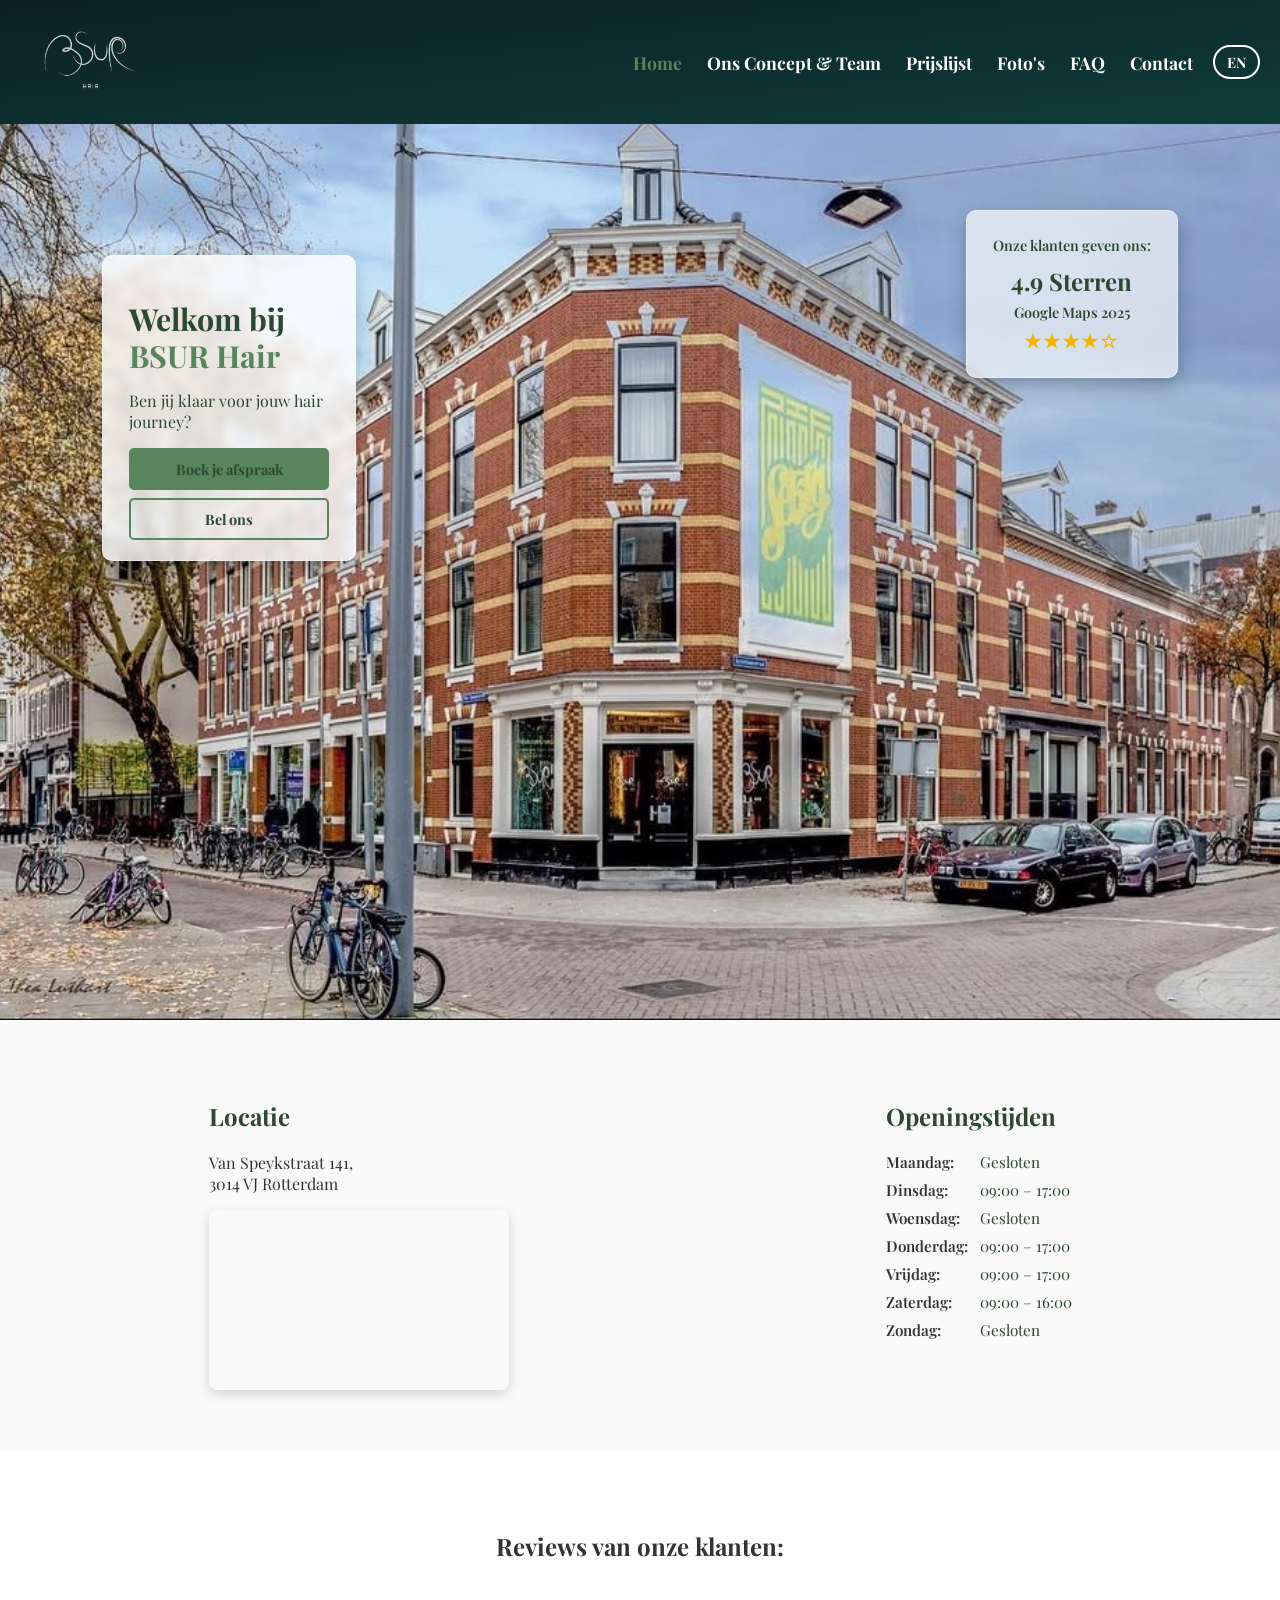
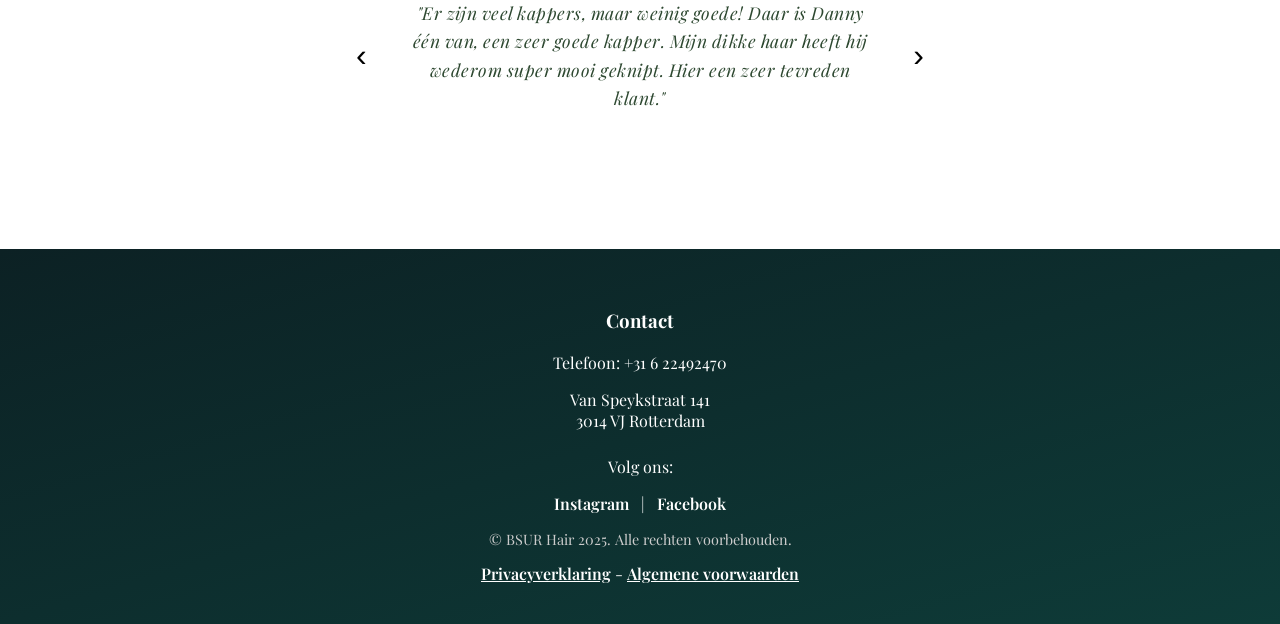
<file: index.html>
<!DOCTYPE html>
<html lang="nl">
<head>
  <meta charset="UTF-8">
  <meta name="viewport" content="width=device-width, initial-scale=1.0">
  <title>BSUR Hair</title>
  <link rel="stylesheet" href="./css/base.css">
  <link rel="stylesheet" href="./css/home.css">
</head>
<body>

  <div id="navbar-placeholder"></div>

  <section class="hero">
    <img src="./assets/hero.png" alt="Salon foto">
    <div class="hero-text">
      <h1 data-i18n="index.hero_title">Welkom bij <span class="highlight">BSUR Hair</span></h1>
      <p data-i18n="index.hero_sub">Ben jij klaar voor jouw hair journey?</p>
      <div class="hero-buttons">
        <a href="https://widget.salonhub.nl/a/bsurhair/bsurhair/link.html#salonhub-create-client:bsurhair-salon:bsurhair" class="btn" data-i18n="index.hero_boek">Boek je afspraak</a>
        <a href="tel:+31622492470" class="btn-outline" data-i18n="index.hero_bel">Bel ons</a>
      </div>
    </div>
    <div class="hero-rating">
      <p data-i18n="index.rating_label">Onze klanten geven ons:</p>
      <h2 data-i18n="index.rating_stars">4,9 Sterren</h2>
      <p data-i18n="index.rating_source">Google Maps 2025</p>
      <p class="stars">★★★★☆</p>
    </div>
  </section>

  <section class="info">
    <div class="locatie">
      <h2 data-i18n="index.locatie_title">Locatie</h2>
      <p data-i18n="index.locatie_adres">Van Speykstraat 141,<br>3014 VJ Rotterdam</p>
      <div class="map-container">
        <iframe src="https://www.google.com/maps?q=Van%20Speykstraat%20141%2C%203014%20VJ%20Rotterdam&output=embed&hl=nl&z=14" frameborder="0" allowfullscreen></iframe>
      </div>
    </div>
    <div class="openingstijden">
      <h2 data-i18n="index.openingstijden_title">Openingstijden</h2>
      <ul>
        <li><span class="day" data-i18n="index.ma">Maandag:</span>   <span class="time" data-i18n="index.gesloten">Gesloten</span></li>
        <li><span class="day" data-i18n="index.di">Dinsdag:</span>   <span class="time">09:00 – 17:00</span></li>
        <li><span class="day" data-i18n="index.wo">Woensdag:</span>  <span class="time" data-i18n="index.gesloten">Gesloten</span></li>
        <li><span class="day" data-i18n="index.do">Donderdag:</span> <span class="time">09:00 – 17:00</span></li>
        <li><span class="day" data-i18n="index.vr">Vrijdag:</span>   <span class="time">09:00 – 17:00</span></li>
        <li><span class="day" data-i18n="index.za">Zaterdag:</span>  <span class="time">09:00 – 16:00</span></li>
        <li><span class="day" data-i18n="index.zo">Zondag:</span>    <span class="time" data-i18n="index.gesloten">Gesloten</span></li>
      </ul>
    </div>
  </section>

  <section class="reviews">
    <h2 data-i18n="index.reviews_title">Reviews van onze klanten:</h2>
    <div class="review-carousel-wrapper">
      <button class="prev">&#x2039;</button>
      <div class="review-carousel">
        <p class="review-item">"Er zijn veel kappers, maar weinig goede! Daar is Danny één van, een zeer goede kapper. Mijn dikke haar heeft hij wederom super mooi geknipt. Hier een zeer tevreden klant."</p>
        <p class="review-item">"Goed geholpen door Esmeralda! Super klantvriendelijk &amp; thx voor de goede hoofdmassage! Aanrader!"</p>
        <p class="review-item">"Altijd zeer tevreden over het knippen van mijn haar (herenhaar kalend) door Andy bij BSUR."</p>
        <p class="review-item">"Fantastische kapper die echt de tijd neemt en heel persoonlijk kijkt wat je wil met je haar. Ik kom er nu al jaren en ga altijd met een grote glimlach weg"</p>
        <p class="review-item">"Zeer kundige kapper, fijne sfeer in de zaak altijd tevreden naar huis, ik en man en zoon komen er graag!"</p>
        <p class="review-item">"Superfijne kapper. Hele fijne sfeer in de zaak! Danny is heel goed met kleur, denkt ook echt met je mee en is gewoon n superfijn persoon! Aanrader!"</p>
        <p class="review-item">"Danny is een top kapper, maar bovenal een zeer mooi en betrokken mens. Je komt voor veel meer dan alleen een knipbeurt!"</p>
        <p class="review-item">"Ik ben vandaag door Esmeralda geknipt en ik ben heel erg tevreden"</p>
        <p class="review-item">"Huiskamergevoel, zowel qua sfeer, inrichting en gesprekken, heel persoonlijk en relaxed! En dan ook nog mooi geknipt de deur uit natuurlijk 😊"</p>
        <p class="review-item">"Danny is een top kapper, maar bovenal een zeer mooi en betrokken mens. Je komt voor veel meer dan alleen een knipbeurt!"</p>
      </div>
      <button class="next">&#x203A;</button>
    </div>
  </section>

  <div id="footer-placeholder"></div>

  <script src="./js/includes.js"></script>
  <script src="./js/i18n.js"></script>
  <script src="./js/review.js"></script>

</body>
</html>
</file>
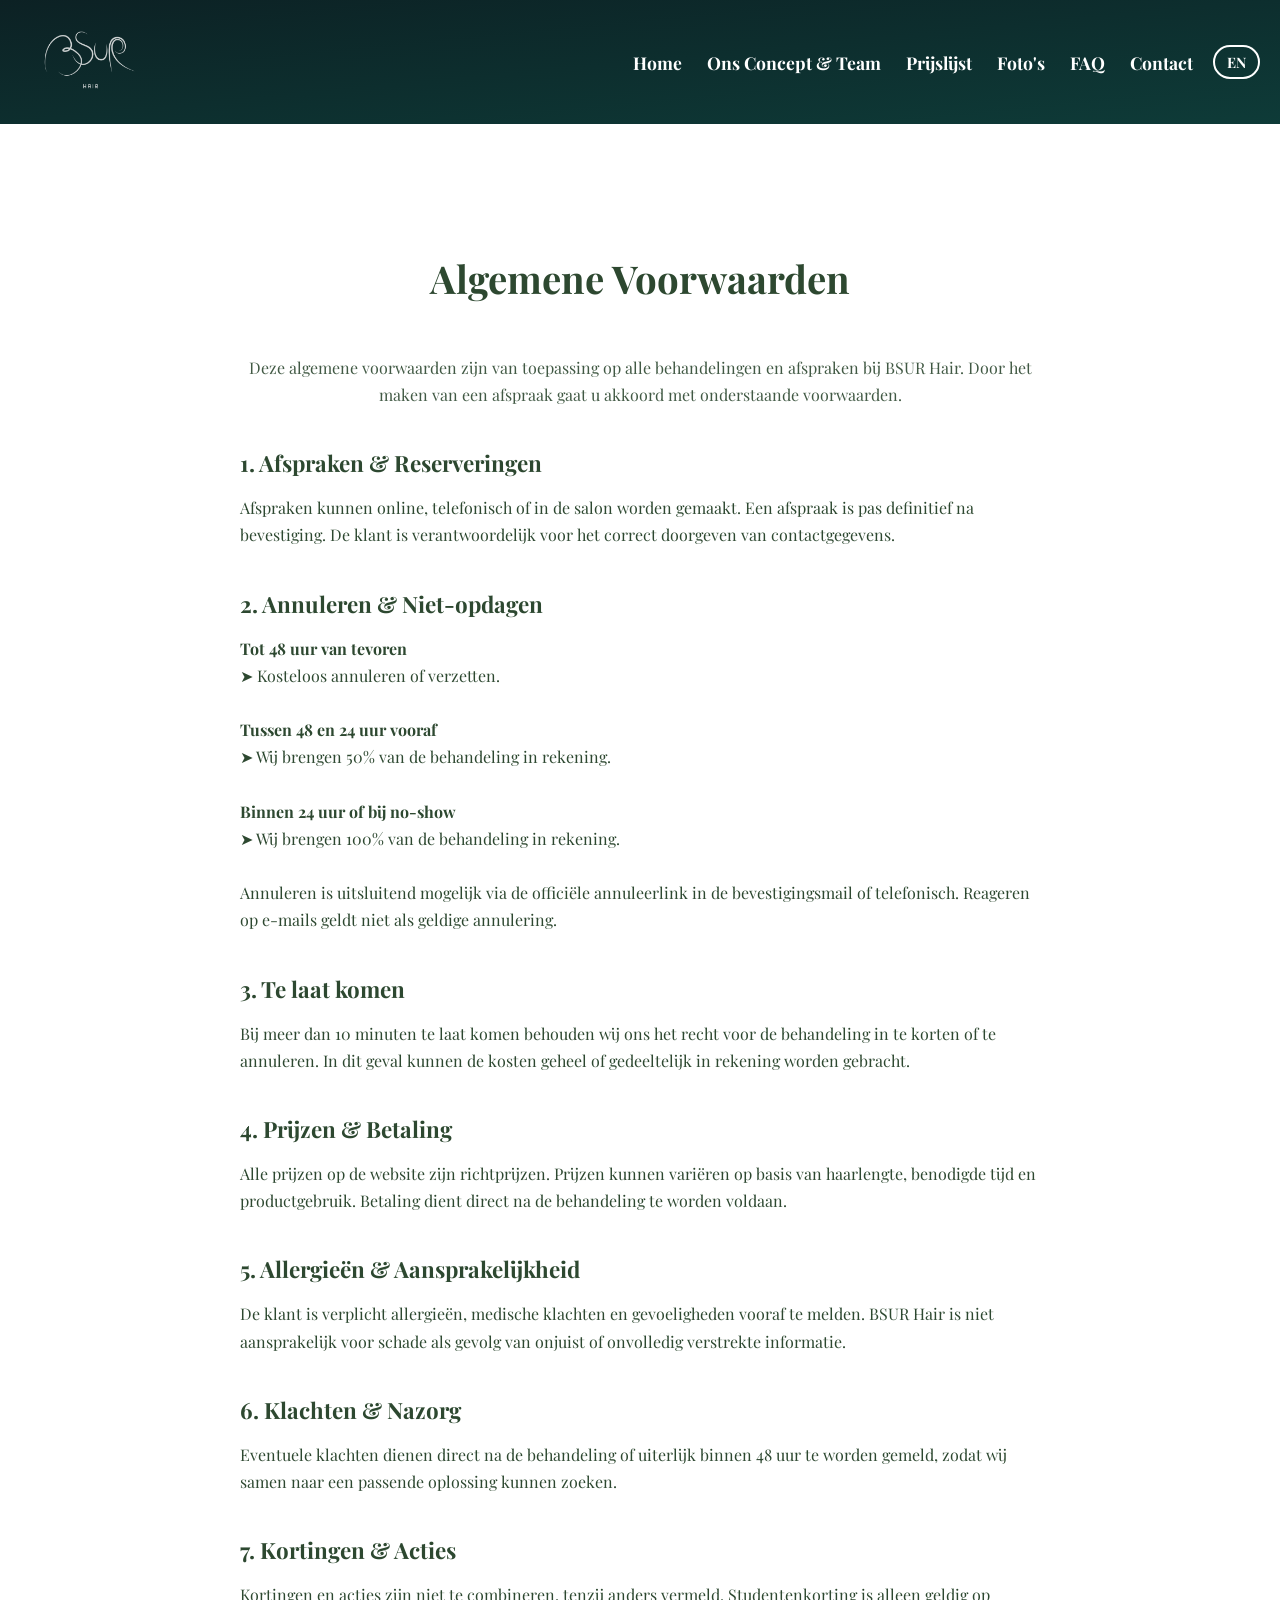
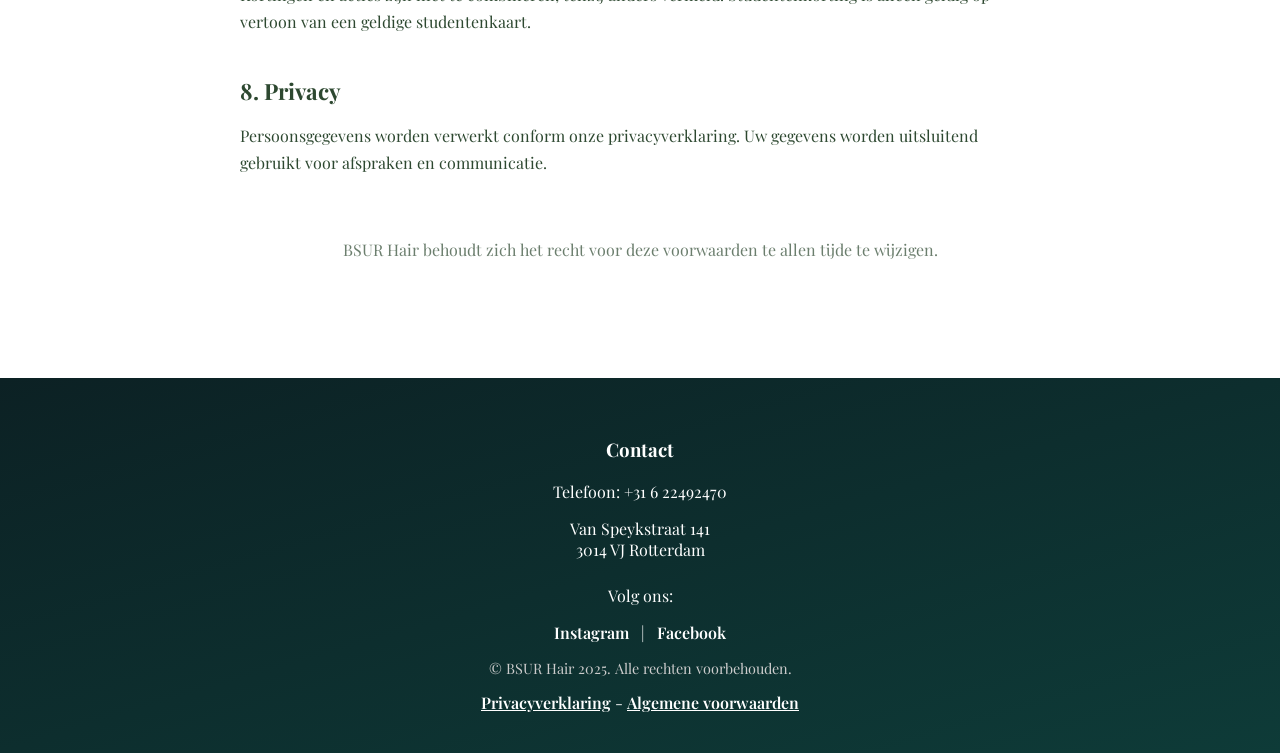
<file: src/algemene-voorwaarden.html>
<!DOCTYPE html>
<html lang="nl">
<head>
  <meta charset="UTF-8">
  <meta name="viewport" content="width=device-width, initial-scale=1.0">
  <title>Algemene Voorwaarden | BSUR Hair</title>
  <link rel="stylesheet" href="../css/base.css">
  <link rel="stylesheet" href="../css/algemene-voorwaarden.css">
</head>
<body>

  <div id="navbar-placeholder"></div>

  <section class="terms-section">
    <h1 data-i18n="voorwaarden.title">Algemene Voorwaarden</h1>
    <p class="terms-intro" data-i18n="voorwaarden.intro">Deze algemene voorwaarden zijn van toepassing...</p>

    <h2 data-i18n="voorwaarden.h1">1. Afspraken &amp; Reserveringen</h2>
    <p data-i18n="voorwaarden.p1"></p>

    <h2 data-i18n="voorwaarden.h2">2. Annuleren &amp; Niet-opdagen</h2>
    <p data-i18n="voorwaarden.p2"></p>

    <h2 data-i18n="voorwaarden.h3">3. Te laat komen</h2>
    <p data-i18n="voorwaarden.p3"></p>

    <h2 data-i18n="voorwaarden.h4">4. Prijzen &amp; Betaling</h2>
    <p data-i18n="voorwaarden.p4"></p>

    <h2 data-i18n="voorwaarden.h5">5. Allergieën &amp; Aansprakelijkheid</h2>
    <p data-i18n="voorwaarden.p5"></p>

    <h2 data-i18n="voorwaarden.h6">6. Klachten &amp; Nazorg</h2>
    <p data-i18n="voorwaarden.p6"></p>

    <h2 data-i18n="voorwaarden.h7">7. Kortingen &amp; Acties</h2>
    <p data-i18n="voorwaarden.p7"></p>

    <h2 data-i18n="voorwaarden.h8">8. Privacy</h2>
    <p data-i18n="voorwaarden.p8"></p>

    <p class="terms-note" data-i18n="voorwaarden.note"></p>
  </section>

  <div id="footer-placeholder"></div>

  <script src="../js/includes.js"></script>
  <script src="../js/i18n.js"></script>

</body>
</html>
</file>
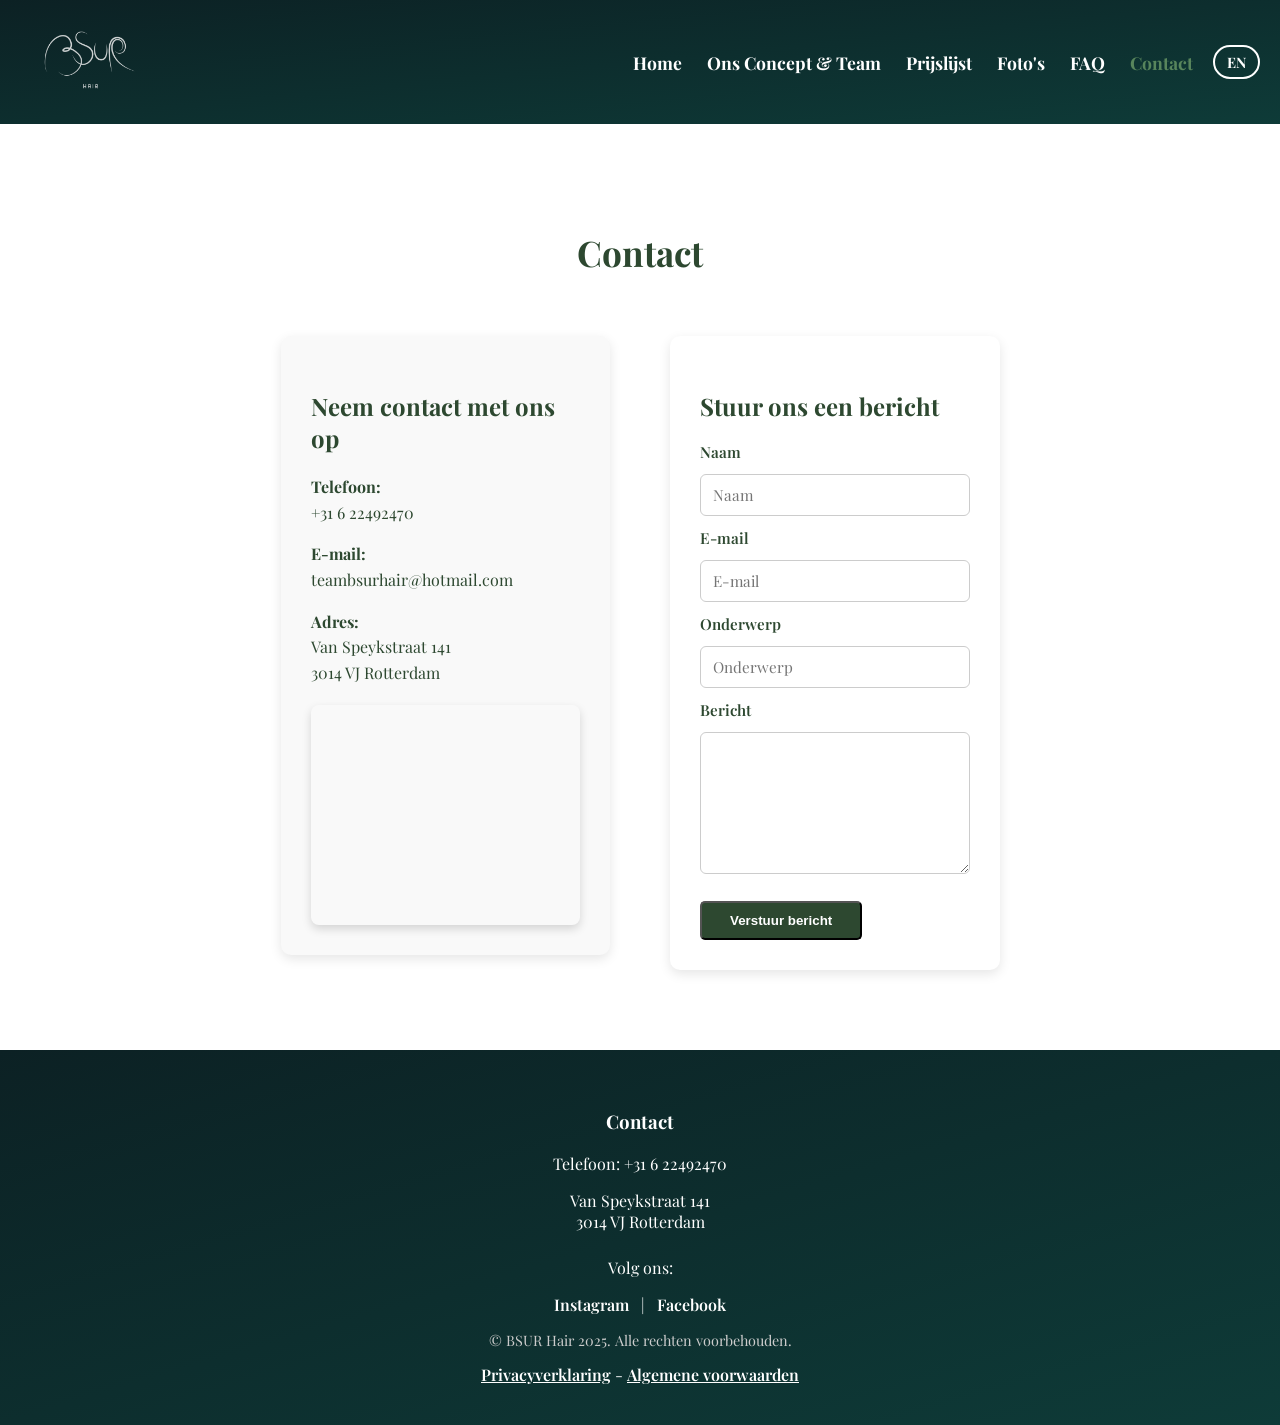
<file: src/contact.html>
<!DOCTYPE html>
<html lang="nl">
<head>
  <meta charset="UTF-8">
  <meta name="viewport" content="width=device-width, initial-scale=1.0">
  <title>Contact | BSUR Hair</title>
  <link rel="stylesheet" href="../css/base.css">
  <link rel="stylesheet" href="../css/contact.css">
</head>
<body>

  <div id="navbar-placeholder"></div>

  <section class="contact-section">
    <h2 data-i18n="contact.title">Contact</h2>
    <div class="contact-wrapper">

      <div class="contact-info-box">
        <h3 data-i18n="contact.info_title">Neem contact met ons op</h3>
        <p><strong data-i18n="contact.telefoon">Telefoon:</strong><br>+31 6 22492470</p>
        <p><strong data-i18n="contact.email">E-mail:</strong><br>teambsurhair@hotmail.com</p>
        <p><strong data-i18n="contact.adres">Adres:</strong><br>Van Speykstraat 141<br>3014 VJ Rotterdam</p>
        <div class="contact-map">
          <iframe
            src="https://www.google.com/maps?q=Van%20Speykstraat%20141%2C%203014%20VJ%20Rotterdam&output=embed&hl=nl&z=14"
            frameborder="0" allowfullscreen>
          </iframe>
        </div>
      </div>

      <div class="contact-form-box">
        <h3 data-i18n="contact.form_title">Stuur ons een bericht</h3>
        <form action="mailto:teambsurhair@hotmail.com" method="post" enctype="text/plain" class="contact-form">
          <label for="name" data-i18n="contact.naam">Naam</label>
          <input type="text" id="name" name="Naam" data-i18n-placeholder="contact.naam" required>

          <label for="email" data-i18n="contact.email_label">E-mail</label>
          <input type="email" id="email" name="E-mail" data-i18n-placeholder="contact.email_label" required>

          <label for="subject" data-i18n="contact.onderwerp">Onderwerp</label>
          <input type="text" id="subject" name="Onderwerp" data-i18n-placeholder="contact.onderwerp">

          <label for="message" data-i18n="contact.bericht">Bericht</label>
          <textarea id="message" name="Bericht" rows="6" required></textarea>

          <button type="submit" class="btn" data-i18n="contact.verstuur">Verstuur bericht</button>
        </form>
      </div>

    </div>
  </section>

  <div id="footer-placeholder"></div>

  <script src="../js/includes.js"></script>
  <script src="../js/i18n.js"></script>

</body>
</html>
</file>
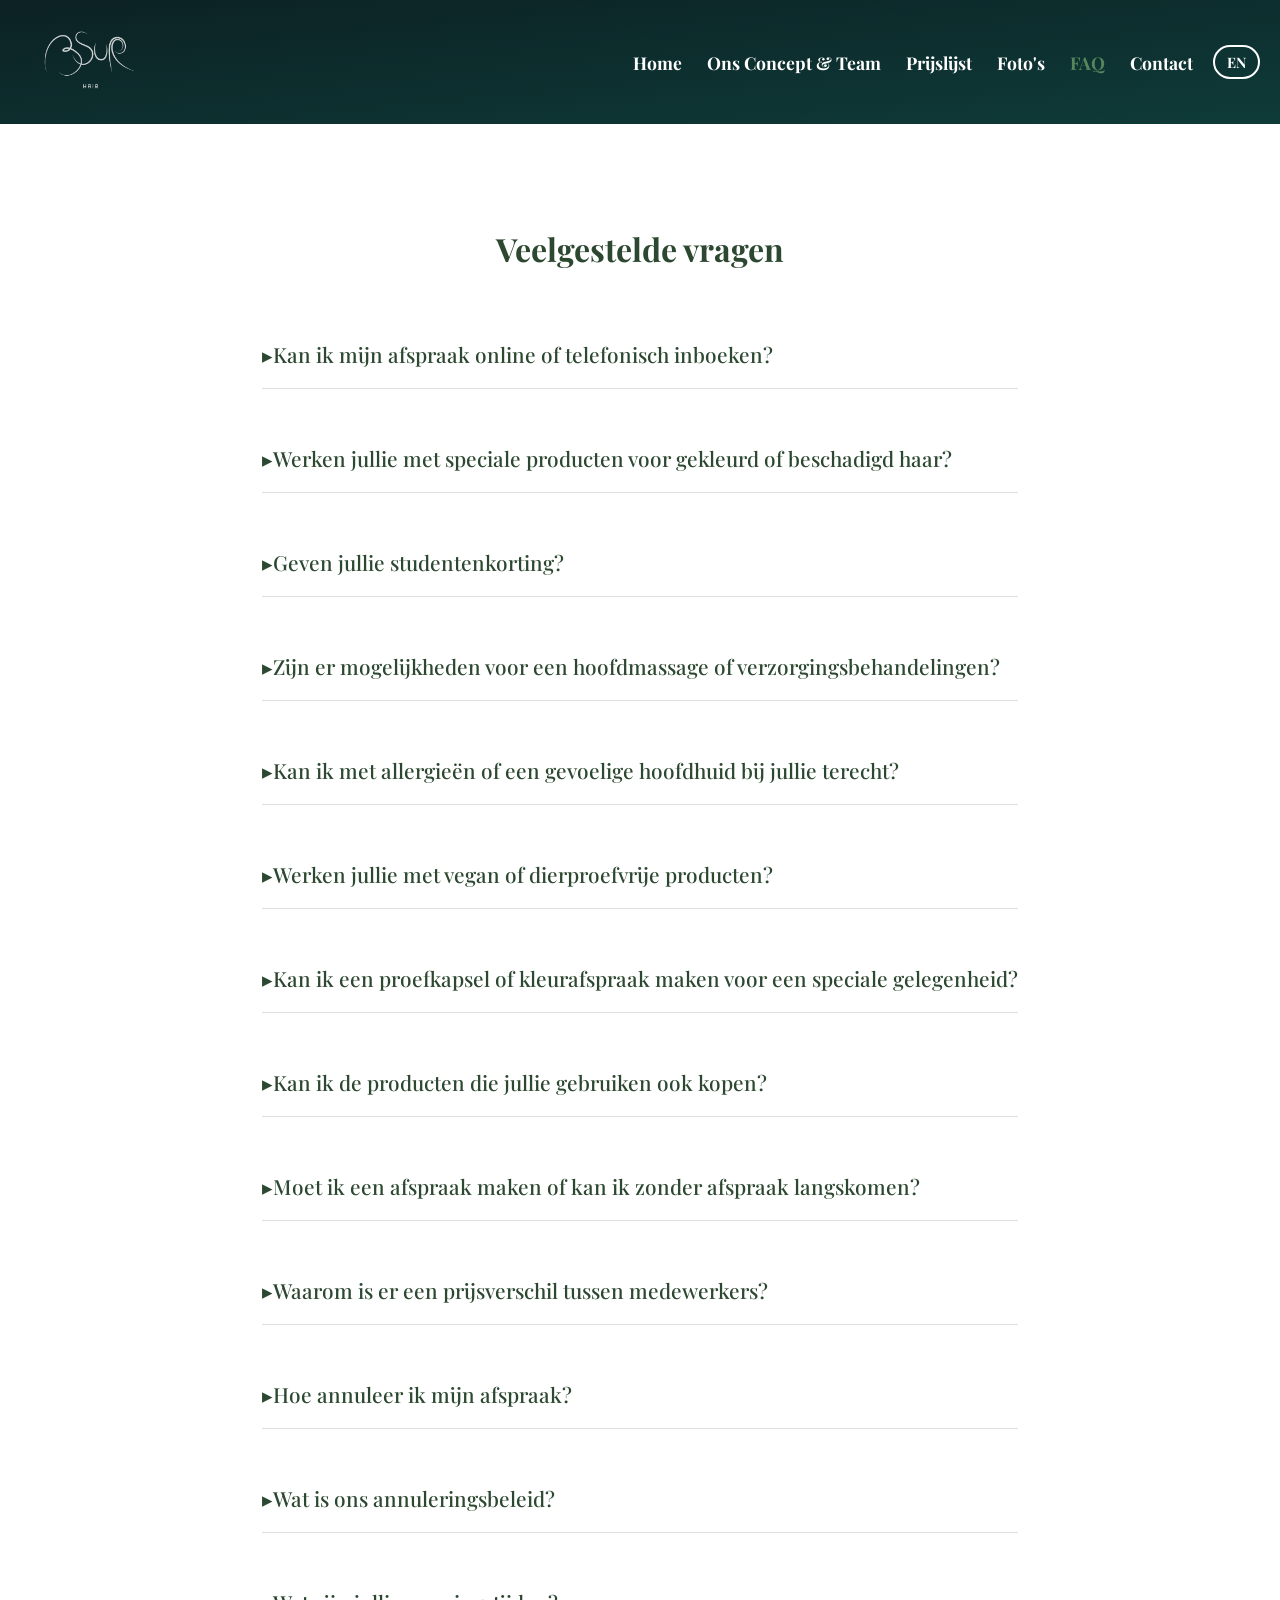
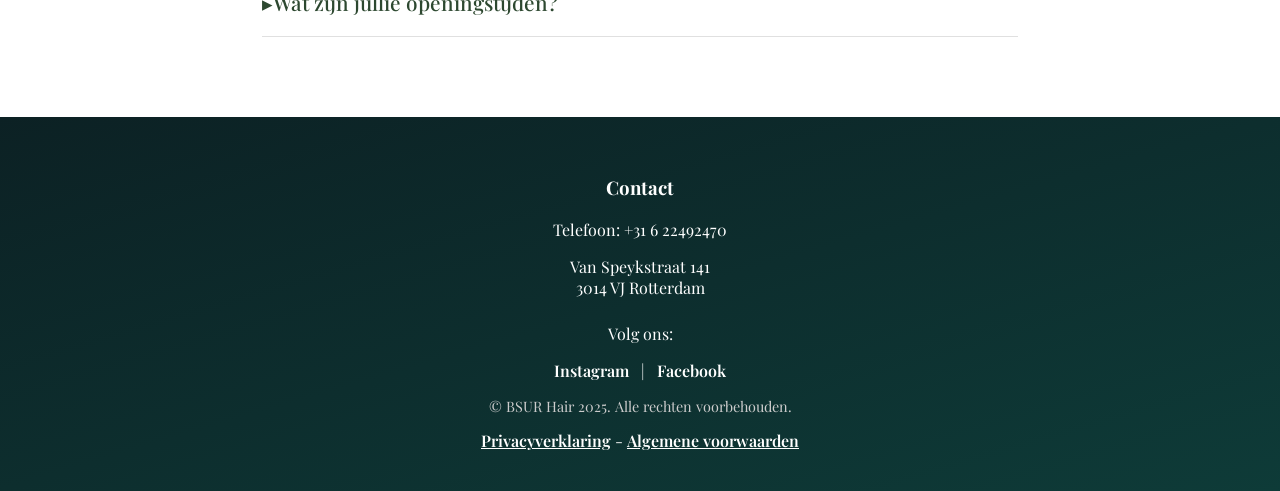
<file: src/faq.html>
<!DOCTYPE html>
<html lang="nl">
<head>
  <meta charset="UTF-8">
  <meta name="viewport" content="width=device-width, initial-scale=1.0">
  <title>FAQ | BSUR Hair</title>
  <link rel="stylesheet" href="../css/base.css">
  <link rel="stylesheet" href="../css/faq.css">
</head>
<body>

  <div id="navbar-placeholder"></div>

  <section class="faq-section">
    <h2 data-i18n="faq.title">Veelgestelde vragen</h2>
    <div class="faq-list">

      <div class="faq-item">
        <h3 data-i18n="faq.q4">Kan ik mijn afspraak online of telefonisch inboeken?</h3>
        <p data-i18n="faq.a4"></p>
      </div>
      <div class="faq-item">
        <h3 data-i18n="faq.q5">Werken jullie met speciale producten?</h3>
        <p data-i18n="faq.a5"></p>
      </div>
      <div class="faq-item">
        <h3 data-i18n="faq.q6">Geven jullie studentenkorting?</h3>
        <p data-i18n="faq.a6"></p>
      </div>
      <div class="faq-item">
        <h3 data-i18n="faq.q7">Zijn er mogelijkheden voor een hoofdmassage?</h3>
        <p data-i18n="faq.a7"></p>
      </div>
      <div class="faq-item">
        <h3 data-i18n="faq.q8">Kan ik met allergieën bij jullie terecht?</h3>
        <p data-i18n="faq.a8"></p>
      </div>
      <div class="faq-item">
        <h3 data-i18n="faq.q9">Werken jullie met vegan producten?</h3>
        <p data-i18n="faq.a9"></p>
      </div>
      <div class="faq-item">
        <h3 data-i18n="faq.q10">Kan ik een proefafspraak maken?</h3>
        <p data-i18n="faq.a10"></p>
      </div>
      <div class="faq-item">
        <h3 data-i18n="faq.q11">Kan ik producten kopen?</h3>
        <p data-i18n="faq.a11"></p>
      </div>
      <div class="faq-item">
        <h3 data-i18n="faq.q12">Moet ik een afspraak maken?</h3>
        <p data-i18n="faq.a12"></p>
      </div>
      <div class="faq-item">
        <h3 data-i18n="faq.q13">Waarom is er een prijsverschil?</h3>
        <p data-i18n="faq.a13"></p>
      </div>
      <div class="faq-item">
        <h3 data-i18n="faq.q1">Hoe annuleer ik mijn afspraak?</h3>
        <p data-i18n="faq.a1"></p>
      </div>
      <div class="faq-item">
        <h3 data-i18n="faq.q2">Wat is ons annuleringsbeleid?</h3>
        <p data-i18n="faq.a2"></p>
      </div>
      <div class="faq-item">
        <h3 data-i18n="faq.q3">Wat zijn jullie openingstijden?</h3>
        <p data-i18n="faq.a3"></p>
      </div>

    </div>
  </section>

  <div id="footer-placeholder"></div>

  <script src="../js/includes.js"></script>
  <script src="../js/i18n.js"></script>
  <script src="../js/faq.js"></script>

</body>
</html>
</file>
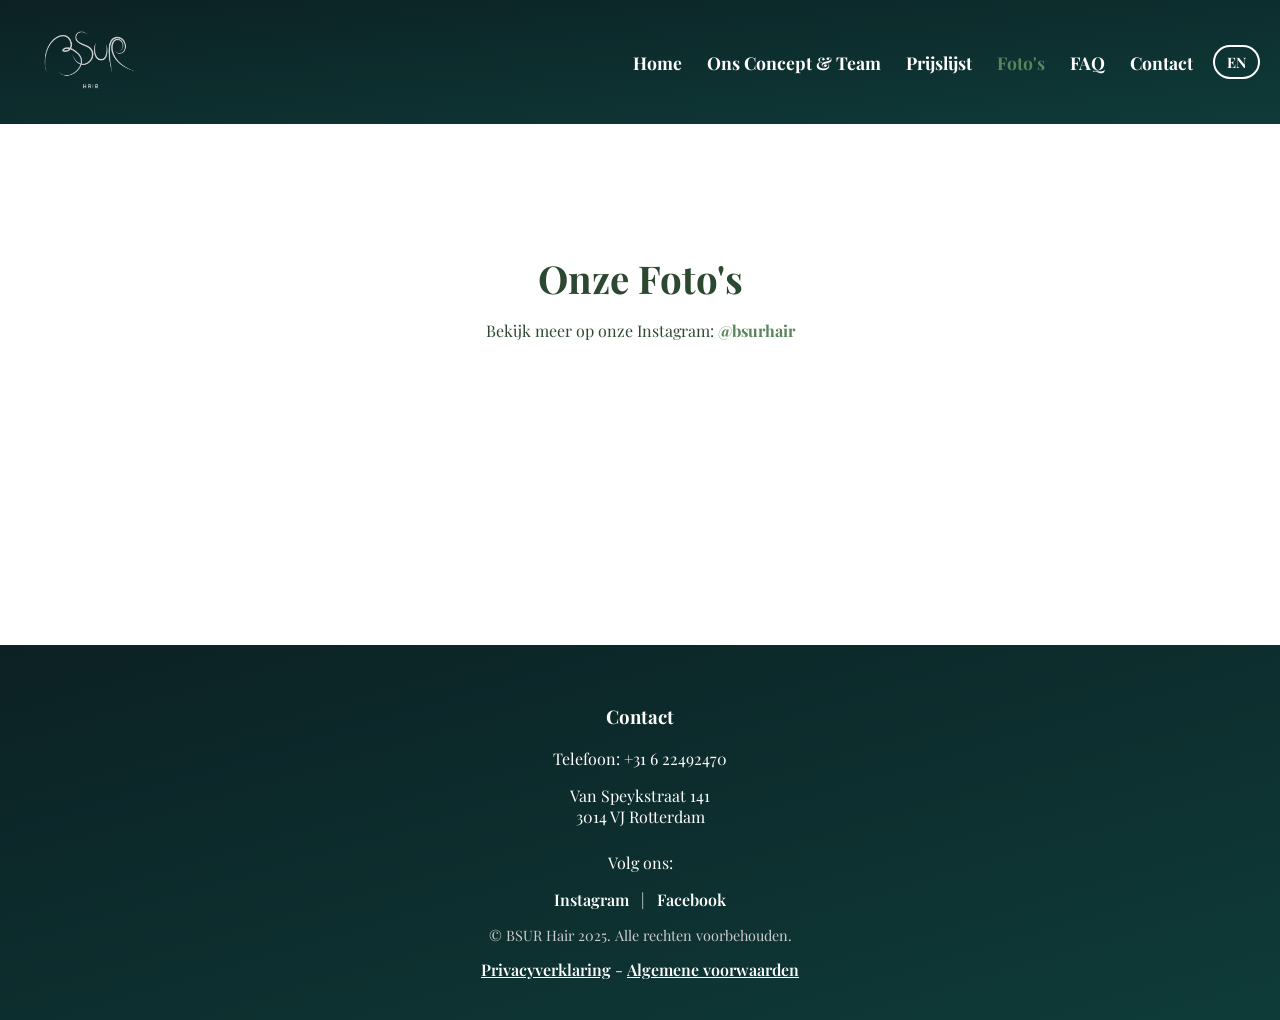
<file: src/fotos.html>
<!DOCTYPE html>
<html lang="nl">
<head>
  <meta charset="UTF-8">
  <meta name="viewport" content="width=device-width, initial-scale=1.0">
  <title>Foto's | BSUR Hair</title>
  <link rel="stylesheet" href="../css/base.css">
  <link rel="stylesheet" href="../css/fotos.css">
</head>
<body>

  <div id="navbar-placeholder"></div>

  <section class="photos-section">
    <h1 data-i18n="fotos.title">Onze Foto's</h1>
    <p class="instagram-link">
      <span data-i18n="fotos.meer_op">Bekijk meer op</span>
      <a href="https://www.instagram.com/bsurhair/" target="_blank">@bsurhair</a>
    </p>
    <div class="behold-wrapper">
      <behold-widget feed-id="NYGAVb4ogfAwpNUUK6Qx"></behold-widget>
    </div>
  </section>

  <div id="footer-placeholder"></div>

  <script src="../js/includes.js"></script>
  <script src="../js/i18n.js"></script>
  <script src="https://w.behold.so/widget.js" type="module"></script>

</body>
</html>
</file>
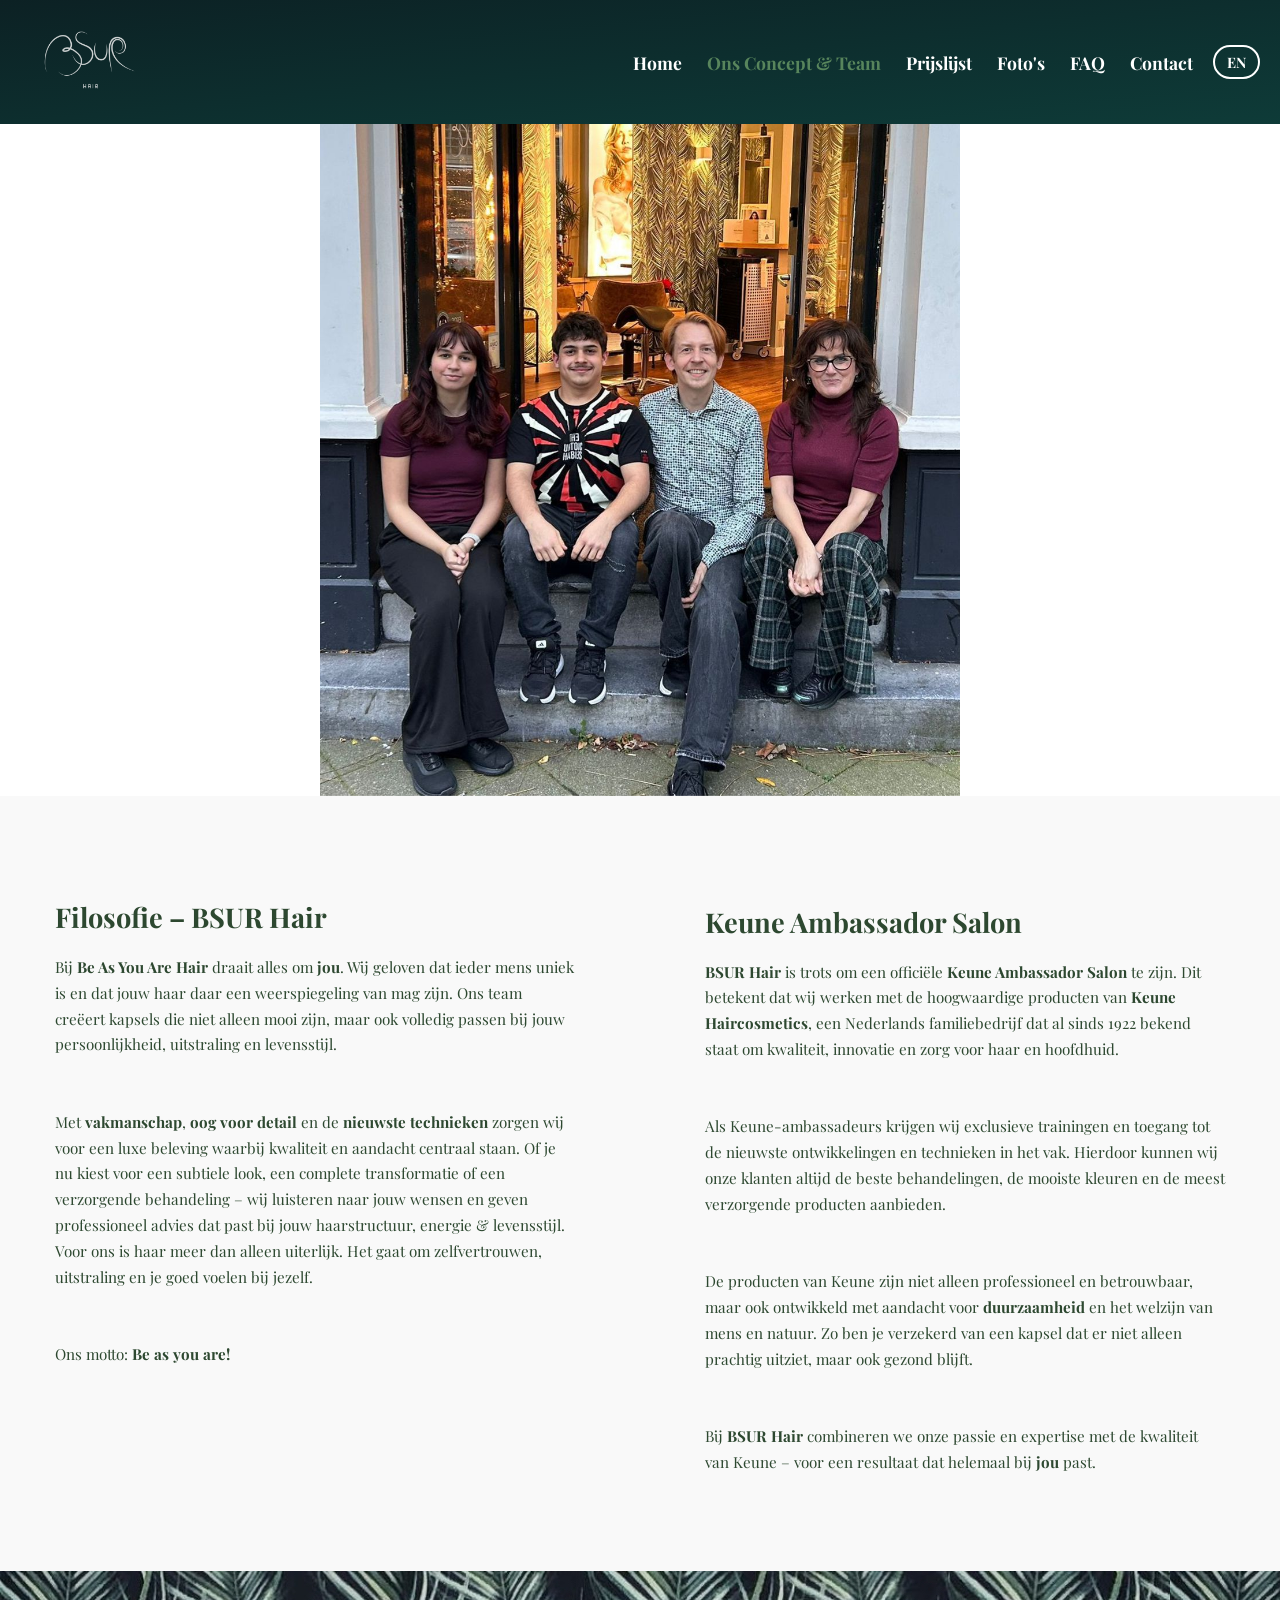
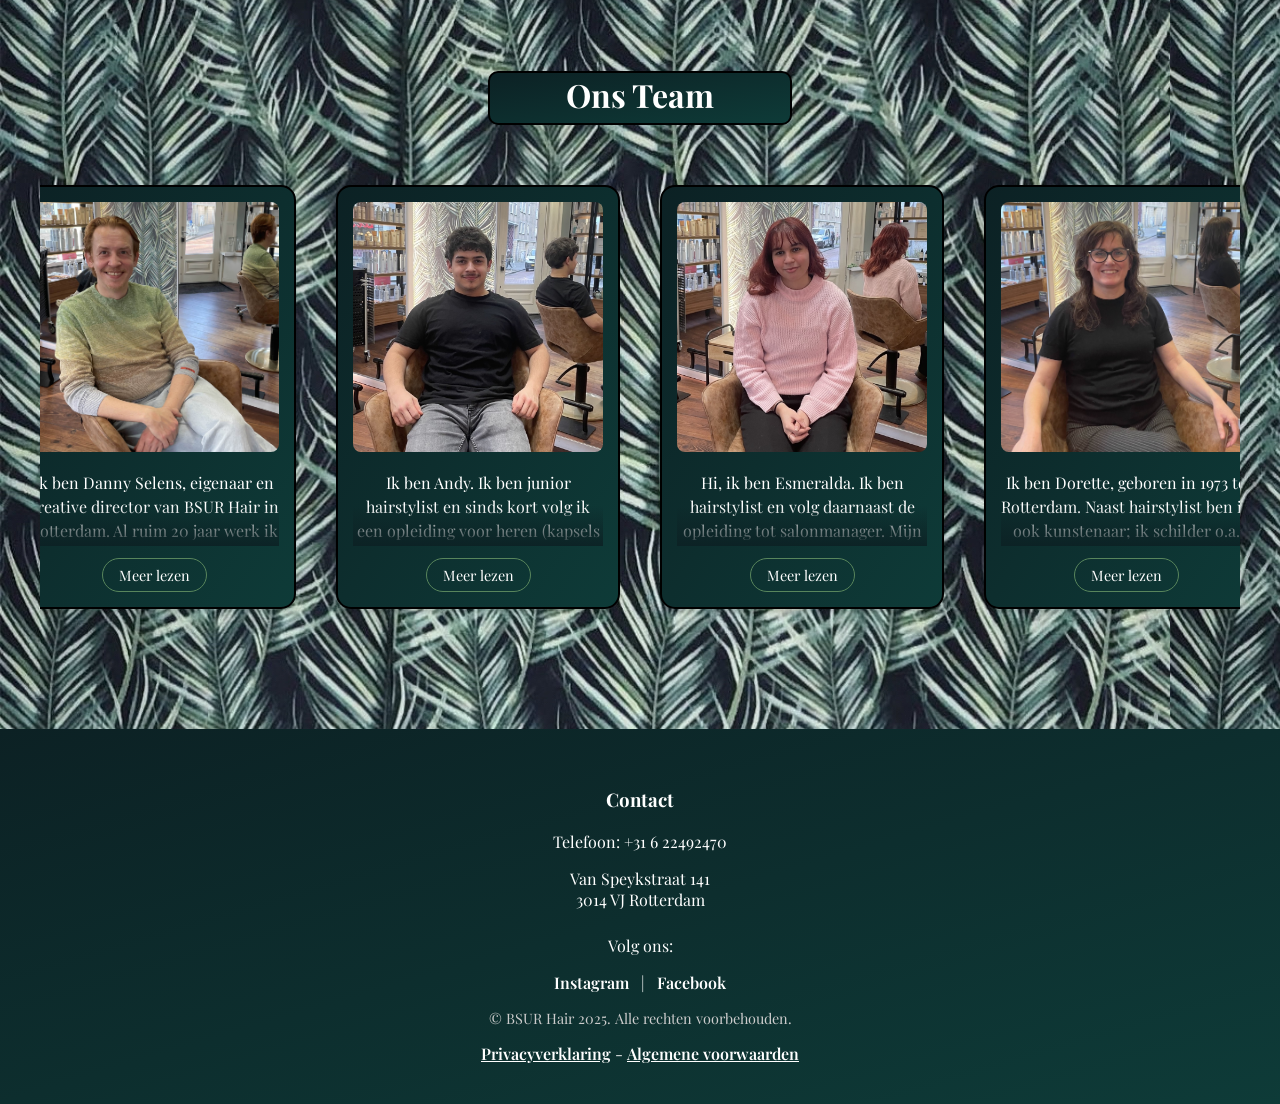
<file: src/ons-team.html>
<!DOCTYPE html>
<html lang="nl">
<head>
  <meta charset="UTF-8">
  <meta name="viewport" content="width=device-width, initial-scale=1.0">
  <title>Ons Team &amp; Concept | BSUR Hair</title>
  <link rel="stylesheet" href="../css/base.css">
  <link rel="stylesheet" href="../css/team.css">
</head>
<body>

  <div id="navbar-placeholder"></div>

  <section class="team-hero">
    <img src="../assets/ons-team.jpg" alt="BSUR Hair team banner">
  </section>

  <section class="concept-ambassador-section">
    <div class="concept-ambassador-wrapper">
      <div class="concept">
        <h2 data-i18n="team.concept_title">Filosofie – BSUR Hair</h2>
        <p data-i18n="team.concept_p1">Bij <strong>Be As You Are Hair</strong> draait alles om <strong>jou</strong>.</p>
        <br>
        <p data-i18n="team.concept_p2">Met vakmanschap, oog voor detail en de nieuwste technieken...</p>
        <br>
        <p data-i18n="team.concept_p3">Ons motto: <strong>Be as you are!</strong></p>
      </div>
      <div class="ambassador">
        <h3 data-i18n="team.ambassador_title">Keune Ambassador Salon</h3>
        <p data-i18n="team.ambassador_p1">BSUR Hair is trots...</p>
        <br>
        <p data-i18n="team.ambassador_p2">Als Keune-ambassadeurs...</p>
        <br>
        <p data-i18n="team.ambassador_p3">De producten van Keune...</p>
        <br>
        <p data-i18n="team.ambassador_p5">Bij BSUR Hair combineren we...</p>
      </div>
    </div>
  </section>

  <section class="team">
    <h2 data-i18n="team.team_title">Ons Team</h2>
    <div class="team-grid">

      <div class="team-member">
        <img src="../assets/danny.jpg" alt="Danny">
        <div class="member-text">
          <p data-i18n="team.danny_bio">Ik ben Danny Selens...</p>
        </div>
        <button class="read-more-btn" data-i18n="team.meer_lezen">Meer lezen</button>
      </div>

      <div class="team-member">
        <img src="../assets/andy.png" alt="Andy">
        <div class="member-text">
          <p data-i18n="team.andy_bio">Ik ben Andy...</p>
        </div>
        <button class="read-more-btn" data-i18n="team.meer_lezen">Meer lezen</button>
      </div>

      <div class="team-member">
        <img src="../assets/esmeralda(1).png" alt="Esmeralda">
        <div class="member-text">
          <p data-i18n="team.esmeralda_bio">Hi, ik ben Esmeralda...</p>
        </div>
        <button class="read-more-btn" data-i18n="team.meer_lezen">Meer lezen</button>
      </div>

      <div class="team-member">
        <img src="../assets/dorette.jpg" alt="Dorette">
        <div class="member-text">
          <p data-i18n="team.dorette_bio">Ik ben Dorette...</p>
        </div>
        <button class="read-more-btn" data-i18n="team.meer_lezen">Meer lezen</button>
      </div>

    </div>
  </section>

  <div id="footer-placeholder"></div>

  <script src="../js/includes.js"></script>
  <script src="../js/i18n.js"></script>
  <script src="../js/team.js"></script>

</body>
</html>
</file>
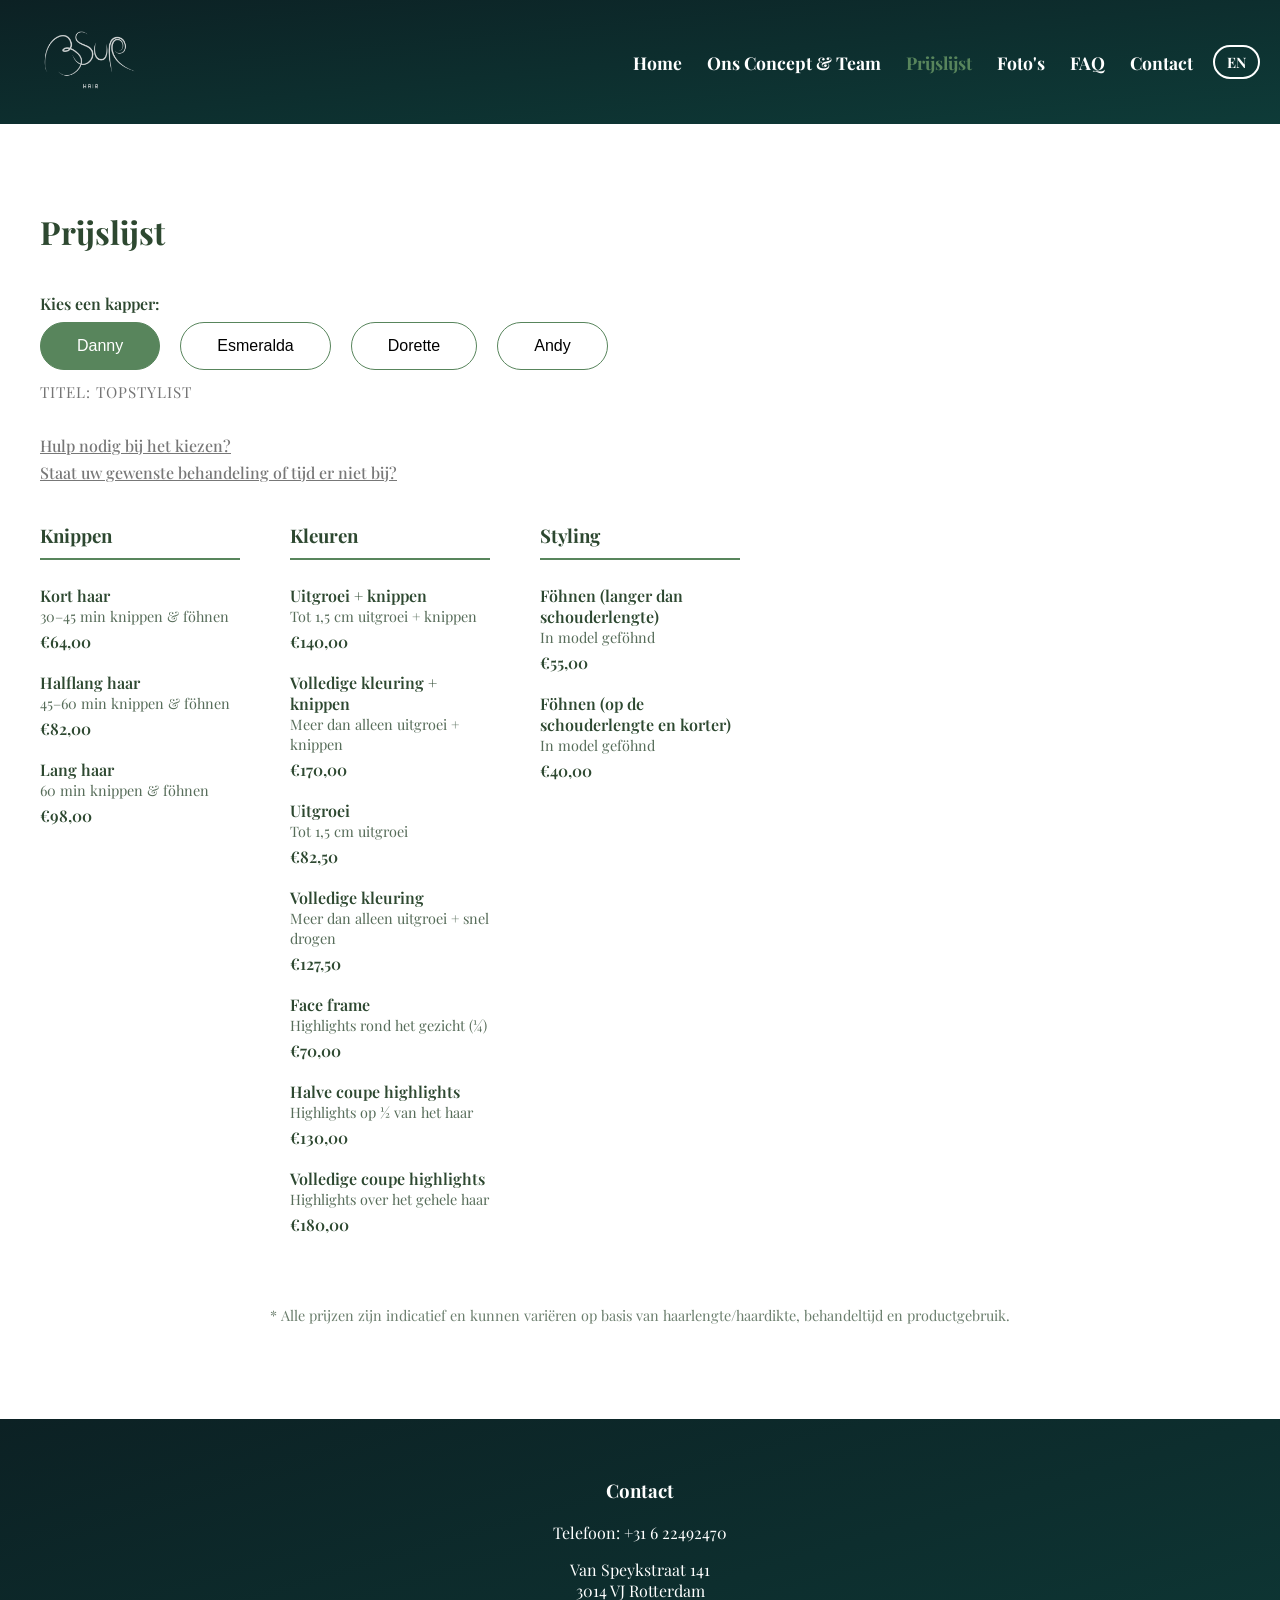
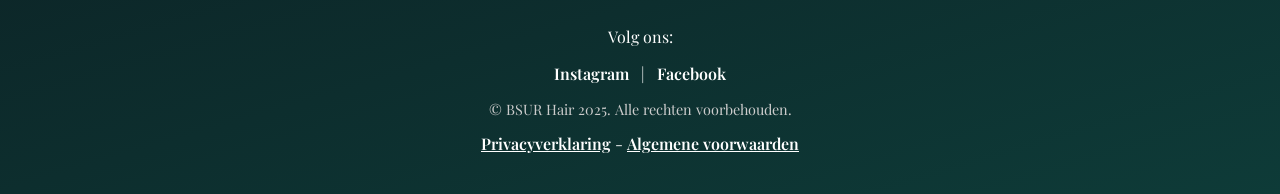
<file: src/prijslijst.html>
<!DOCTYPE html>
<html lang="nl">
<head>
  <meta charset="UTF-8">
  <meta name="viewport" content="width=device-width, initial-scale=1.0">
  <title>Prijslijst | BSUR Hair</title>
  <link rel="stylesheet" href="../css/base.css">
  <link rel="stylesheet" href="../css/prijslijst.css">
</head>
<body>

  <div id="navbar-placeholder"></div>

  <div id="priceModal" class="modal hidden">
    <div class="modal-content">
      <button class="close-btn" id="closePriceModal">&times;</button>
      <h2 data-i18n="prijslijst.modal_title">Prijsinformatie</h2>
      <p data-i18n="prijslijst.modal_p1">Komt u er zelf niet uit?</p>
      <p data-i18n="prijslijst.modal_p2">Alle prijzen zijn indicatief.</p>
    </div>
  </div>

  <div id="treatmentModal" class="modal hidden">
    <div class="modal-content">
      <button class="close-btn" id="closeTreatmentModal">&times;</button>
      <h2 data-i18n="prijslijst.treatment_modal_title">Staat uw gewenste behandeling of tijd er niet bij?</h2>
      <p data-i18n="prijslijst.treatment_modal_p"></p>
    </div>
  </div>

  <section class="price-section">
    <div class="price-header">
      <h2 class="price-title" data-i18n="prijslijst.title">Prijslijst</h2>
      <div class="kapper-select">
        <div class="kapper-label" data-i18n="prijslijst.kies_kapper">Kies een kapper:</div>
        <div class="kapper-buttons">
          <button class="kapper-btn active" data-kapper="danny">Danny</button>
          <button class="kapper-btn" data-kapper="esmeralda">Esmeralda</button>
          <button class="kapper-btn" data-kapper="dorette">Dorette</button>
          <button class="kapper-btn" data-kapper="andy">Andy</button>
        </div>
      </div>
      <div class="kapper-role" id="kapperRole">Titel: Topstylist</div>
      <br>
      <div class="price-disclaimer">
        <a href="#" id="priceInfoLink" data-i18n="prijslijst.hulp">Hulp nodig bij het kiezen?</a>
        <br>
        <a href="#" id="treatmentInfoLink" style="margin-top: 6px; display: inline-block;" data-i18n="prijslijst.treatment_modal_title">Staat uw gewenste behandeling of tijd er niet bij?</a>
      </div>
    </div>

    <br>

    <div class="price-grid">
      <div class="price-column">
        <h3 data-i18n="prijslijst.knippen">Knippen</h3>
        <div id="dames"></div>
      </div>
      <div class="price-column">
        <h3 data-i18n="prijslijst.kleuren">Kleuren</h3>
        <div id="heren"></div>
      </div>
      <div class="price-column">
        <h3 data-i18n="prijslijst.kinderen">Kinderen</h3>
        <div id="kinderen"></div>
      </div>
      <div class="price-column">
        <h3 data-i18n="prijslijst.behandelingen">Behandelingen</h3>
        <div id="verzorgende-behandelingen"></div>
      </div>
      <div class="price-column">
        <h3 data-i18n="prijslijst.styling">Styling</h3>
        <div id="styling"></div>
      </div>
    </div>

    <p class="price-note" data-i18n="prijslijst.note">* Alle prijzen zijn indicatief.</p>
  </section>

  <div id="footer-placeholder"></div>

  <script src="../js/includes.js"></script>
  <script src="../js/i18n.js"></script>
  <script src="../js/prijs.js"></script>

</body>
</html>
</file>
<file: css/base.css>
@import url('https://fonts.googleapis.com/css2?family=Playfair+Display:wght@400;600;700&display=swap');

html {
  height: 100%;
}

body {
  margin: 0;
  font-family: 'Playfair Display', serif;
  color: #333;
  background: #fff;
  min-height: 100%;
  display: flex;
  flex-direction: column;
  padding-top: 120px;
}

main, section, .hero, .info, .reviews, .faq-section, .contact-section,
.photos-section, .price-section, .terms-section, .team-hero,
.concept-ambassador-section, .team {
  flex: 1;
}

footer {
  margin-top: auto;
}

/* ─── Navbar ─────────────────────────────────────────── */

.navbar {
  display: flex;
  justify-content: space-between;
  align-items: center;
  background: linear-gradient(to bottom right, #0c2124, #0e3b38);
  padding: 10px 20px;
  position: fixed;
  top: 0;
  left: 0;
  right: 0;
  z-index: 1000;
}

.mobile-nav {
  position: fixed;
  top: 0;
  left: 0;
  right: 0;
  z-index: 999;
}

.navbar .logo {
  height: 100px;
  width: auto;
  opacity: 0.85;
  filter: brightness(0.9) contrast(1.1);
}

.navbar-right {
  display: flex;
  align-items: center;
  gap: 20px;
}

.navbar ul {
  list-style: none;
  display: flex;
  gap: 25px;
  margin: 0;
  padding: 0;
}

.navbar a {
  color: white;
  text-decoration: none;
  font-weight: 700;
  font-size: 1.1rem;
  transition: color 0.3s ease;
}

.navbar a:hover,
.navbar a.active {
  color: #58855C;
}

/* Hamburger button */
.hamburger {
  display: none;
  flex-direction: column;
  gap: 5px;
  background: none;
  border: none;
  cursor: pointer;
  padding: 4px;
}

.hamburger span {
  display: block;
  width: 25px;
  height: 2px;
  background: white;
  border-radius: 2px;
  transition: all 0.3s ease;
}

.hamburger.open span:nth-child(1) {
  transform: translateY(7px) rotate(45deg);
}
.hamburger.open span:nth-child(2) {
  opacity: 0;
}
.hamburger.open span:nth-child(3) {
  transform: translateY(-7px) rotate(-45deg);
}

/* Mobile nav dropdown */
.mobile-nav {
  display: none;
  flex-direction: column;
  background: linear-gradient(to bottom, #0e3b38, #0c2124);
  padding: 20px;
  gap: 16px;
  position: fixed;
  top: 120px;
  left: 0;
  right: 0;
  z-index: 999;
}

.mobile-nav.open {
  display: flex;
}

.mobile-nav a {
  color: white;
  text-decoration: none;
  font-weight: 700;
  font-size: 1.1rem;
  transition: color 0.3s;
}

.mobile-nav a:hover,
.mobile-nav a.active {
  color: #58855C;
}

/* ─── Buttons ────────────────────────────────────────── */

.btn {
  background: #2d4830;
  color: white;
  padding: 10px 18px;
  margin-right: 10px;
  text-decoration: none;
  border-radius: 5px;
  font-weight: 600;
  transition: background 0.3s;
}

.btn:hover {
  background: #3b5e3f;
}

.btn-outline {
  border: 2px solid #2d4830;
  color: #2d4830;
  padding: 8px 15px;
  text-decoration: none;
  border-radius: 5px;
  font-weight: 600;
  transition: all 0.3s;
}

.btn-outline:hover {
  background: #2d4830;
  color: white;
}

/* ─── Modal ──────────────────────────────────────────── */

.modal {
  position: fixed;
  inset: 0;
  background: rgba(0, 0, 0, 0.5);
  display: flex;
  align-items: center;
  justify-content: center;
  z-index: 999;
}

.modal.hidden {
  display: none;
}

.modal-content {
  background: #fff;
  padding: 2rem;
  max-width: 600px;
  width: 90%;
  border-radius: 8px;
  position: relative;
  font-size: 0.95rem;
  line-height: 1.6;
}

.close-btn {
  position: absolute;
  top: 12px;
  right: 12px;
  background: none;
  border: none;
  font-size: 1.5rem;
  cursor: pointer;
}

/* ─── Footer ─────────────────────────────────────────── */

footer {
  background: linear-gradient(to bottom right, #0c2124, #0e3b38);
  color: white;
  padding: 40px 20px;
  text-align: center;
  font-family: 'Playfair Display', serif;
}

.footer-info {
  margin-bottom: 25px;
}

.footer-socials a {
  color: white;
  margin: 0 8px;
  text-decoration: none;
  font-weight: 600;
  transition: color 0.3s;
}

.footer-socials a:hover {
  color: #58855C;
}

footer a {
  color: white;
  text-decoration-line: underline;
  font-weight: 600;
}

footer a:hover  { color: #58855C; }
footer a:visited { color: white; }

.copyright {
  font-size: 0.9em;
  margin-top: 15px;
  color: #ccc;
}

/* ─── Language toggle ────────────────────────────────── */

.lang-toggle {
  background: transparent;
  border: 2px solid white;
  color: white;
  padding: 5px 12px;
  border-radius: 999px;
  font-family: 'Playfair Display', serif;
  font-size: 0.9rem;
  font-weight: 700;
  cursor: pointer;
  transition: all 0.3s;
}

.lang-toggle:hover {
  background: white;
  color: #0c2124;
}

/* ─── Responsive ─────────────────────────────────────── */

@media (max-width: 768px) {
  body {
    padding-top: 90px;
  }

  .mobile-nav {
    top: 90px;
  }

  .navbar ul,
  .navbar-right .lang-toggle {
    display: none;
  }

  .hamburger {
    display: flex;
  }

  .navbar-right {
    gap: 12px;
  }

  .navbar-right .lang-toggle {
    display: block;
    font-size: 0.8rem;
    padding: 4px 10px;
  }

  .navbar .logo {
    height: 70px;
  }

  footer {
    padding: 30px 16px;
  }
}
</file>
<file: css/home.css>
.hero {
  position: relative;
  width: 100%;
  overflow: hidden;
}

.hero img {
  width: 100%;
  height: 100vh;
  object-fit: cover;
  object-position: center;
  display: block;
}

.hero-text {
  position: absolute;
  top: 15%;
  left: 8%;
  background: rgba(255, 255, 255, 0.8);
  backdrop-filter: blur(4px);
  border: 1px solid rgba(255, 255, 255, 0.4);
  padding: 20px 26px;
  border-radius: 10px;
  color: #2d4830;
  max-width: 200px;
  box-shadow: 0 6px 18px rgba(0, 0, 0, 0.2);
}

.hero-text h1 {
  font-size: 1.9rem;
  line-height: 1.2;
  margin-bottom: 10px;
  color: #2d4830;
}

.hero-text .highlight {
  color: #58855C;
  font-weight: 700;
}

.hero-buttons {
  margin-top: 14px;
  display: flex;
  flex-direction: column;
  gap: 8px;
  width: 100%;
}

.hero-buttons .btn,
.hero-buttons .btn-outline {
  display: block;
  width: 100%;
  text-align: center;
  font-weight: 700;
  border-radius: 5px;
  font-size: 0.9rem;
  padding: 9px 0;
  transition: 0.3s;
  box-sizing: border-box;
}

.hero-buttons .btn {
  border: 2px solid #58855C;
  background: #58855C;
  color: #2d4830;
}

.hero-buttons .btn:hover {
  background: #9EB8A0;
}

.hero-buttons .btn-outline {
  border: 2px solid #58855C;
  color: #2d4830;
  background: transparent;
}

.hero-buttons .btn-outline:hover {
  background: #9EB8A0;
  color: #2d4830;
}

.hero-rating {
  position: absolute;
  top: 10%;
  right: 8%;
  background: rgba(255, 255, 255, 0.65);
  backdrop-filter: blur(6px);
  border: 1px solid rgba(255, 255, 255, 0.4);
  padding: 20px 26px;
  border-radius: 10px;
  text-align: center;
  color: #2d4830;
  font-weight: 600;
  max-width: 200px;
  box-shadow: 0 8px 20px rgba(0, 0, 0, 0.25);
}

.hero-rating h2 {
  margin: 10px 0 5px;
  font-size: 1.5rem;
  color: #2d4830;
}

.hero-rating p {
  margin: 4px 0;
  font-size: 0.9rem;
}

.hero-rating .stars {
  color: #f4b400;
  font-size: 1.2rem;
  letter-spacing: 2px;
  margin-top: 5px;
}

.info {
  display: flex;
  justify-content: space-around;
  align-items: flex-start;
  padding: 60px 20px;
  background: #f9f9f9;
}

.info h2 {
  color: #2d4830;
}

.map-container {
  width: 100%;
  max-width: 320px;
  height: 180px;
  border-radius: 8px;
  overflow: hidden;
  margin-top: 10px;
  box-shadow: 0 4px 12px rgba(0,0,0,0.15);
}

.map-container iframe {
  width: 100%;
  height: 100%;
  border: 0;
}

.openingstijden ul {
  list-style: none;
  padding: 0;
  margin: 0;
}

.openingstijden li {
  margin-bottom: 8px;
  font-size: 0.95rem;
}

.openingstijden li span.day {
  font-weight: 600;
  display: inline-block;
  width: 90px;
}

.openingstijden li span.time {
  color: #2d4830;
}

.reviews {
  text-align: center;
  padding: 60px 20px 120px;
  background: #fff;
}

.review-carousel-wrapper {
  position: relative;
  width: 50%;
  margin: 0 auto;
  display: flex;
  justify-content: center;
  align-items: center;
  min-height: 100px;
}

.review-carousel {
  position: relative;
  width: 100%;
  min-height: 100px;
}

.review-item {
  position: absolute;
  top: 0;
  left: 0;
  width: 100%;
  opacity: 0;
  transition: opacity 0.5s ease;
  font-size: 1.1rem;
  line-height: 1.6;
  font-style: italic;
  color: #2d4830;
  text-align: center;
  letter-spacing: 0.5px;
  padding: 0 10px;
  box-sizing: border-box;
  pointer-events: none;
}

.review-item.active {
  opacity: 1;
  position: relative;
  pointer-events: auto;
}

.prev, .next {
  background: none;
  border: none;
  font-size: 2rem;
  color: #000;
  font-weight: 300;
  cursor: pointer;
  transition: color 0.3s, transform 0.2s;
  margin: 0 20px;
}

.prev:hover, .next:hover {
  color: #555;
  transform: scale(1.2);
}

/* ─── Responsive ─────────────────────────────────────── */

@media (max-width: 768px) {
  .hero img {
    height: 60vh;
  }

  .hero-text {
    top: 12%;
    left: 5%;
    max-width: 160px;
    padding: 14px 16px;
  }

  .hero-text h1 {
    font-size: 1.4rem;
  }

  .hero-rating {
    top: auto;
    bottom: 5%;
    right: 5%;
    max-width: 140px;
    padding: 12px 14px;
  }

  .hero-rating h2 {
    font-size: 1.2rem;
  }

  .info {
    flex-direction: column;
    align-items: center;
    padding: 40px 20px;
    gap: 40px;
  }

  .map-container {
    max-width: 100%;
  }

  .review-carousel-wrapper {
    width: 90%;
  }

  .reviews {
    padding: 40px 16px 60px;
  }
}

@media (max-width: 480px) {
  .hero-text {
    max-width: 140px;
    font-size: 0.85rem;
  }

  .hero-rating {
    display: none;
  }
}
</file>
<file: css/algemene-voorwaarden.css>
.terms-section {
  max-width: 800px;
  margin: 100px auto;
  padding: 0 20px;
  font-family: 'Playfair Display', serif;
  color: #2d4830;
}

.terms-section h1 {
  text-align: center;
  font-size: 2.4rem;
  margin-bottom: 50px;
}

.terms-section h2 {
  font-size: 1.4rem;
  margin-top: 40px;
  margin-bottom: 12px;
  color: #2d4830;
}

.terms-section p {
  font-size: 1rem;
  line-height: 1.7;
  margin-bottom: 15px;
}

.terms-intro {
  text-align: center;
  font-size: 1.05rem;
  margin-bottom: 60px;
  opacity: 0.9;
}

.terms-note {
  margin-top: 60px;
  font-size: 0.9rem;
  opacity: 0.7;
  text-align: center;
}

@media (max-width: 768px) {
  .terms-section {
    margin: 60px auto;
    padding: 0 16px;
  }

  .terms-section h1 {
    font-size: 1.8rem;
    margin-bottom: 30px;
  }
}
</file>
<file: css/contact.css>
.contact-section {
  max-width: 1200px;
  margin: 80px auto;
  padding: 0 20px;
  font-family: 'Playfair Display', serif;
  color: #2d4830;
}

.contact-section h2 {
  text-align: center;
  font-size: 2.2rem;
  margin-bottom: 60px;
}

.contact-wrapper {
  display: flex;
  gap: 60px;
  align-items: flex-start;
}

.contact-info-box {
  flex: 1;
  background: #f9f9f9;
  padding: 30px;
  border-radius: 10px;
  box-shadow: 0 4px 12px rgba(0,0,0,0.1);
}

.contact-info-box h3 {
  font-size: 1.5rem;
  margin-bottom: 20px;
}

.contact-info-box p {
  font-size: 1rem;
  line-height: 1.6;
  margin-bottom: 15px;
}

.contact-map {
  width: 100%;
  height: 220px;
  margin-top: 20px;
  border-radius: 8px;
  overflow: hidden;
  box-shadow: 0 4px 10px rgba(0,0,0,0.15);
}

.contact-map iframe {
  width: 100%;
  height: 100%;
  border: 0;
}

.contact-form-box {
  flex: 1;
  background: #fff;
  padding: 30px;
  border-radius: 10px;
  box-shadow: 0 4px 12px rgba(0,0,0,0.1);
}

.contact-form-box h3 {
  font-size: 1.5rem;
  margin-bottom: 20px;
}

.contact-form {
  display: flex;
  flex-direction: column;
  gap: 12px;
}

.contact-form label {
  font-weight: 600;
  font-size: 0.95rem;
}

.contact-form input,
.contact-form textarea {
  padding: 10px 12px;
  border-radius: 6px;
  border: 1px solid #ccc;
  font-family: 'Playfair Display', serif;
  font-size: 0.95rem;
  outline: none;
  transition: border-color 0.2s;
}

.contact-form input:focus,
.contact-form textarea:focus {
  border-color: #58855C;
}

.contact-form button {
  margin-top: 15px;
  align-self: flex-start;
  padding: 10px 28px;
}

@media (max-width: 900px) {
  .contact-wrapper {
    flex-direction: column;
  }
}

@media (max-width: 768px) {
  .contact-section {
    margin: 40px auto;
    padding: 0 16px;
  }

  .contact-section h2 {
    font-size: 1.7rem;
    margin-bottom: 30px;
  }

  .contact-wrapper {
    flex-direction: column;
    gap: 30px;
  }
}
</file>
<file: css/faq.css>
.faq-section {
  max-width: 900px;
  margin: 80px auto;
  padding: 0 20px;
  font-family: 'Playfair Display', serif;
  color: #2d4830;
}

.faq-section h2 {
  text-align: center;
  font-size: 2rem;
  margin-bottom: 50px;
}

.faq-list {
  display: flex;
  flex-direction: column;
  gap: 35px;
}

.faq-item {
  border-bottom: 1px solid #e0e0e0;
  padding: 20px 0;
}

.faq-item h3 {
  font-size: 1.3rem;
  color: #2d4830;
  cursor: pointer;
  user-select: none;
  margin: 0;
  font-weight: 500;
}

.faq-item h3::before {
  content: "▸";
  display: inline-block;
  transition: transform 0.25s ease;
}

.faq-item.active h3::before {
  transform: rotate(90deg);
}

.faq-item p {
  font-size: 1rem;
  line-height: 1.6;
  color: #3a543a;
  margin: 12px 0 0;
  display: none;
}

.faq-item.active p {
  display: block;
}

@media (max-width: 768px) {
  .faq-section {
    margin: 40px auto;
    padding: 0 16px;
  }

  .faq-section h2 {
    font-size: 1.6rem;
    margin-bottom: 30px;
  }

  .faq-item h3 {
    font-size: 1.1rem;
  }
}
</file>
<file: css/fotos.css>
.photos-section {
  padding: 100px 40px;
  text-align: center;
  font-family: 'Playfair Display', serif;
  color: #2d4830;
}

.photos-section h1 {
  font-size: 2.4rem;
  margin-bottom: 10px;
}

.instagram-link {
  font-size: 1rem;
  margin-bottom: 50px;
}

.instagram-link a {
  color: #58855C;
  font-weight: 700;
  text-decoration: none;
}

.instagram-link a:hover {
  text-decoration: underline;
}

.behold-wrapper {
  max-width: 1200px;
  margin: 0 auto;
}

.behold-wrapper iframe {
  border-radius: 10px;
}

@media (max-width: 768px) {
  .photos-section {
    padding: 60px 16px;
  }

  .photos-section h1 {
    font-size: 1.8rem;
  }
}
</file>
<file: css/team.css>
.team-hero {
  width: 50%;
  height: 50vh;
  overflow: hidden;
  margin: 0 auto;
}

.team-hero img {
  width: 100%;
  height: 100%;
  object-fit: cover;
  display: block;
}

.concept,
.ambassador,
.team {
  font-family: 'Playfair Display', serif;
  color: #2d4830;
}

.concept-ambassador-section {
  width: 100%;
  background-color: #f9f9f9;
  padding: 80px 0;
  position: relative;
  z-index: 1;
}

.concept-ambassador-section::before {
  content: "";
  position: absolute;
  inset: 0;
  background: #f9f9f9;
  z-index: -1;
}

.concept-ambassador-wrapper {
  display: flex;
  justify-content: space-around;
  align-items: flex-start;
  gap: 100px;
  max-width: 1200px;
  margin: 0 auto;
  padding: 0 40px;
  flex-wrap: wrap;
}

.concept, .ambassador {
  flex: 1 1 450px;
  max-width: 520px;
  text-align: left;
}

.concept h2, .ambassador h3 {
  font-size: 1.7rem;
  color: #2d4830;
  margin-bottom: 20px;
  font-family: 'Playfair Display', serif;
}

.concept p, .ambassador p {
  font-size: 0.95rem;
  line-height: 1.7;
  color: #2d4830;
}

.ambassador a {
  color: #f4b400;
  text-decoration: none;
  font-weight: 600;
}

.ambassador a:hover {
  text-decoration: underline;
}

.team {
  background: #fff;
  background-image: url("../assets/behang.png");
  text-align: center;
  padding: 100px 40px;
}

.team h2 {
  color: white;
  border: 2px solid black;
  width: 300px;
  height: 50px;
  border-radius: 10px;
  margin: 0 auto 60px;
  background: linear-gradient(to bottom right, #0c2124, #0e3b38);
  font-size: 2rem;
  font-family: 'Playfair Display', serif;
}

.team-grid {
  display: flex;
  justify-content: center;
  flex-wrap: nowrap;
  gap: 40px;
  overflow-x: auto;
  padding-bottom: 20px;
  max-width: 1300px;
  margin: 0 auto;
  align-items: flex-start;
}

.team-member {
  flex: 0 0 250px;
  text-align: center;
  background: linear-gradient(to bottom right, #0c2124, #0e3b38);
  border: 2px solid black;
  border-radius: 15px;
  box-shadow: 0 4px 3px rgba(0,0,0,0.1);
  padding: 15px;
  transition: transform 0.3s;
}

.team-member img {
  width: 100%;
  height: 250px;
  object-fit: cover;
  border-radius: 8px;
  background: #ddd;
}

.team-member p {
  font-size: 1rem;
  line-height: 1.5;
  color: white;
  margin-top: 15px;
}

.member-text {
  max-height: 90px;
  overflow: hidden;
  position: relative;
  transition: max-height 0.4s ease;
}

.member-text::after {
  content: "";
  position: absolute;
  left: 0;
  right: 0;
  bottom: 0;
  height: 40px;
  background: linear-gradient(to bottom, rgba(12,33,36,0), rgba(12,33,36,0.9));
  pointer-events: none;
}

.team-member.expanded .member-text {
  max-height: 1000px;
}

.team-member.expanded .member-text::after {
  display: none;
}

.read-more-btn {
  margin-top: 12px;
  background: transparent;
  border: 1px solid #58855C;
  color: #fff;
  padding: 6px 16px;
  border-radius: 999px;
  font-family: 'Playfair Display', serif;
  font-size: 0.9rem;
  cursor: pointer;
  transition: all 0.3s ease;
}

.read-more-btn:hover {
  background: #58855C;
  color: #2d4830;
}

@media (max-width: 1100px) {
  .concept-ambassador-wrapper {
    flex-direction: column;
    align-items: center;
    gap: 80px;
  }

  .team-grid {
    flex-wrap: nowrap;
    justify-content: flex-start;
  }
}

@media (max-width: 900px) {
  .concept-ambassador-wrapper {
    gap: 40px;
  }

  .concept, .ambassador {
    max-width: 90%;
  }

  .team-hero {
    height: 60vh;
  }
}

@media (max-width: 768px) {
  .team-hero {
    width: 100%;
    height: 35vh;
  }

  .concept-ambassador-wrapper {
    flex-direction: column;
    gap: 40px;
    padding: 0 20px;
  }

  .concept, .ambassador {
    max-width: 100%;
  }

  .team {
    padding: 60px 20px;
  }

  .team-grid {
    flex-wrap: wrap;
    justify-content: center;
    overflow-x: visible;
  }

  .team-member {
    flex: 0 0 calc(50% - 20px);
  }

  .team-member img {
    height: 200px;
    object-position: top;
  }
}

@media (max-width: 480px) {
  .team-member {
    flex: 0 0 100%;
  }

  .team-member img {
    height: 280px;
    object-position: top;
  }
}
</file>
<file: css/prijslijst.css>
.price-section {
  max-width: 1200px;
  margin: 80px auto;
  padding: 0 20px;
  color: #2d4830;
  font-family: 'Playfair Display', serif;
}

.price-header,
.price-header * {
  text-align: left;
}

.price-header .price-title {
  text-align: left;
}

.price-header .kapper-select {
  margin-bottom: 0.75rem;
}

.price-header .kapper-label {
  display: block;
  font-weight: 600;
  margin-bottom: 0.5rem;
}

.price-header .kapper-buttons {
  justify-content: flex-start;
  margin-bottom: 0;
}

.price-header .kapper-role {
  text-align: left;
  margin-top: 0.75rem;
  font-size: 0.95rem;
  color: #666;
}

.price-header .price-disclaimer {
  margin-top: 0.75rem;
}

.price-header .price-disclaimer a {
  color: #777;
  font-weight: 500;
  text-decoration: underline;
  transition: color 0.2s ease;
}

.price-header .price-disclaimer a:hover {
  color: #58855C;
}

.price-title {
  text-align: center;
  font-size: 2rem;
  margin: 10px 0 40px;
}

.kapper-buttons {
  display: flex;
  justify-content: center;
  gap: 20px;
  margin-bottom: 60px;
}

.kapper-btn {
  padding: 14px 36px;
  border-radius: 999px;
  border: 1px solid #58855C;
  background: transparent;
  font-size: 1rem;
  cursor: pointer;
  transition: 0.3s;
}

.kapper-btn.active,
.kapper-btn:hover {
  background: #58855C;
  color: #fff;
}

.kapper-role {
  text-align: center;
  font-size: 0.95rem;
  text-transform: uppercase;
  letter-spacing: 1px;
  opacity: 0.9;
}

.price-grid {
  display: grid;
  grid-template-columns: repeat(5, 1fr);
  gap: 50px;
}

.price-column h3 {
  border-bottom: 2px solid #58855C;
  padding-bottom: 10px;
  margin-bottom: 25px;
}

.service {
  margin-bottom: 20px;
}

.service-title {
  font-weight: 600;
}

.service-desc {
  font-size: 0.9rem;
  opacity: 0.8;
}

.service-price {
  margin-top: 5px;
  font-weight: 600;
}

.price-note {
  text-align: center;
  margin-top: 50px;
  font-size: 0.9rem;
  opacity: 0.7;
}

@media (max-width: 900px) {
  .price-grid {
    grid-template-columns: 1fr;
  }
}

@media (max-width: 768px) {
  .price-section {
    margin: 40px auto;
  }

  .price-grid {
    grid-template-columns: 1fr;
    gap: 30px;
  }

  .kapper-buttons {
    flex-wrap: wrap;
    gap: 10px;
  }

  .kapper-btn {
    padding: 10px 20px;
    font-size: 0.9rem;
  }
}
</file>
